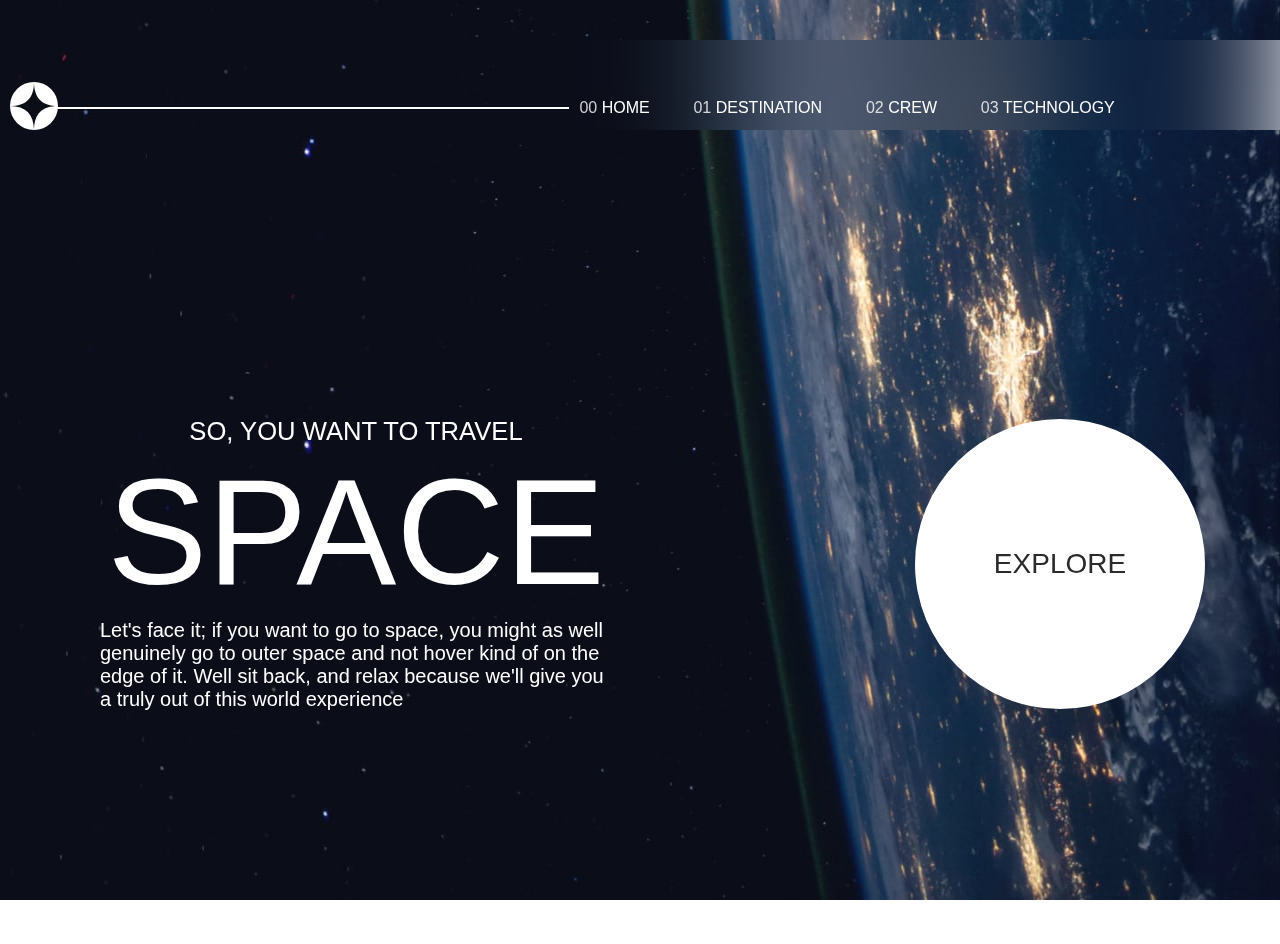
<file: index.html>
<!DOCTYPE html>
<html lang="en">
  <head>
    <meta charset="UTF-8" />
    <meta name="viewport" content="width=device-width, initial-scale=-1" />

    <link
      rel="icon"
      type="image/png"
      sizes="32x32"
      href="./assets/favicon-32x32.png"
    />


    <title>
     </title>

     <link href="NavStyles.css" rel="stylesheet" type="text/css" />
    <link href="Style.css" rel="stylesheet" type="text/css" />
    <script defer src="navbar.js"></script>

  </head>
  

  <body>
    
           <div class="head-section">
                <div class="logo-section"><img src="./assets/shared/logo.svg" /> </div>
                <div class="styled-line"> <!--styling  purpose--> </div>
                <div class="nav-elements"><span id="zero">00</span>  <a href="./index.html"> HOME </a></div>
                <div class="nav-elements"><span id="one">01</span>   <a href="./destination.html">DESTINATION</a> </div>
                <div class="nav-elements"><span id="two">02</span>   <a href="./crew.html">CREW</a> </div>
                <div class="nav-elements"><span id="three">03</span> <a href="./technology.html"> TECHNOLOGY </a> </div>

                <div class="toggles" >
                  <img src="./assets/shared/icon-hamburger.svg" alt="humberger" id="humberger"/>
                  <img src="./assets/shared/icon-close.svg" alt="close" id="close"/>
              </div>

           </div>
        
           <!--forMobile  Navigation-->

           <ul class="mobile-links" style="display: none;">
            <li><a href="./index.html">HOME</a></li>
            <li><a href="./destination.html">DESTINATION</a></li>
            <li><a href="./crew.html">CREW</a></li>
            <li><a href="./technology.html">TECHNOLOGY</a></li>
            <li><a href="#">CONTACT</a></li>
        </ul>
    

               <!--Let's face it; if you want to go to space,
               you might as well genuinely go to outer space and not hover kind of on the
               edge of it. Well sit back, and relax because we'll give you a truly out of
             this world experience!-->

<section class="body-section">
  <div class="description">
     <span id="firstText">SO, YOU WANT TO TRAVEL</span>
     <span id="space">SPACE</span>
     <span id="secondText">Let's face it; if you want to go to space,
       you might as well genuinely go to outer space and not hover kind of on the
       edge of it. Well sit back, and relax because we'll give you a truly out of
     this world experience</span>
  </div>
  <div class="explore">
    <div class="circle">EXPLORE</div>
  </div>   
</section>

    </body>
</html>
</file>
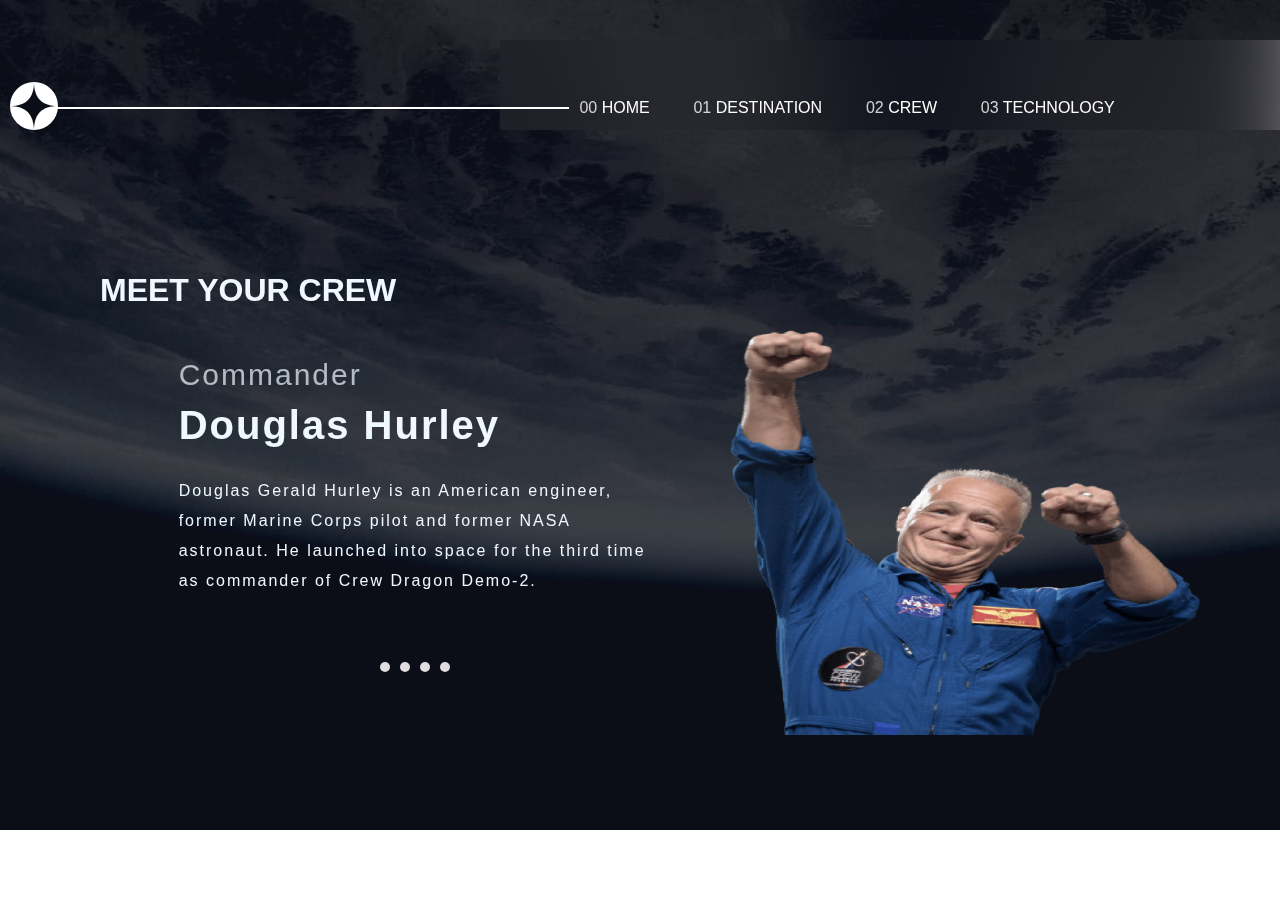
<file: crew.html>
<!DOCTYPE html>
<html lang="en">
<head>
  <meta charset="UTF-8">
  <meta name="viewport" content="width=device-width, initial-scale=1.0">

  <link rel="icon" type="image/png" sizes="32x32" href="./assets/favicon-32x32.png">
  <link href="NavStyles.css" rel="stylesheet" type="text/css" />
  <link href="Crew.css" rel="stylesheet" type="text/css" />

  <title>Frontend Mentor | Space tourism website</title>
  <script defer src="crew.js"></script>

<script defer src="navbar.js"></script>
</head>
<body>

  
  <div class="head-section">
    <div class="logo-section"><img src="./assets/shared/logo.svg" /> </div>
    <div class="styled-line"> <!--styling  purpose--> </div>
    <div class="nav-elements"><span id="zero">00</span>  <a href="./index.html"> HOME </a></div>
    <div class="nav-elements"><span id="one">01</span>   <a href="./destination.html">DESTINATION</a> </div>
    <div class="nav-elements"><span id="two">02</span>   <a href="./crew.html">CREW</a> </div>
    <div class="nav-elements"><span id="three">03</span> <a href="./technology.html"> TECHNOLOGY </a> </div>

    <div class="toggles" >
      <img src="./assets/shared/icon-hamburger.svg" alt="humberger" id="humberger"/>
      <img src="./assets/shared/icon-close.svg" alt="close" id="close"/>
  </div>

</div>

<!--forMobile  Navigation-->

<ul class="mobile-links" style="display: none;">
<li><a href="./index.html">HOME</a></li>
<li><a href="./destination.html">DESTINATION</a></li>
<li><a href="./crew.html">CREW</a></li>
<li><a href="./technology.html">TECHNOLOGY</a></li>
<li><a href="#">CONTACT</a></li>
</ul>

<!--Page Contents below-->
<h1> MEET YOUR CREW</h1>

<section>
  <div class="content">
    <div class="aboutCrew">
      <span id="crewTitle"> Commander  </span>
      <span id="crewName">  Douglas Hurley </span>
      <p id="crewDescription">
              Douglas Gerald Hurley is an American engineer, former Marine Corps pilot 
      and former NASA astronaut. He launched into space for the third time as 
      commander of Crew Dragon Demo-2.</p>
      <div class="dots">
        <span class="dot" onclick="firstCrew()">    </span>
        <span class="dot" onclick="secondCrew()">   </span>
        <span class="dot" onclick="thirdCrew()">    </span>
        <span class="dot" onclick="fourthCrew(4)">  </span>
      </div>
    </div>
    <div class="crewImage"><img src="./assets/crew/image-douglas-hurley.png" alt="Douglas Hurley" id="Image"/>
      </div>
  </div>
</section>

<!--
  00 Home
  01 Destination
  02 Crew
  03 Technology

  02 Meet your crew

  Commander
  Douglas Hurley

  Douglas Gerald Hurley is an American engineer, former Marine Corps pilot 
  and former NASA astronaut. He launched into space for the third time as 
  commander of Crew Dragon Demo-2. -->
</body>
</html>
</file>
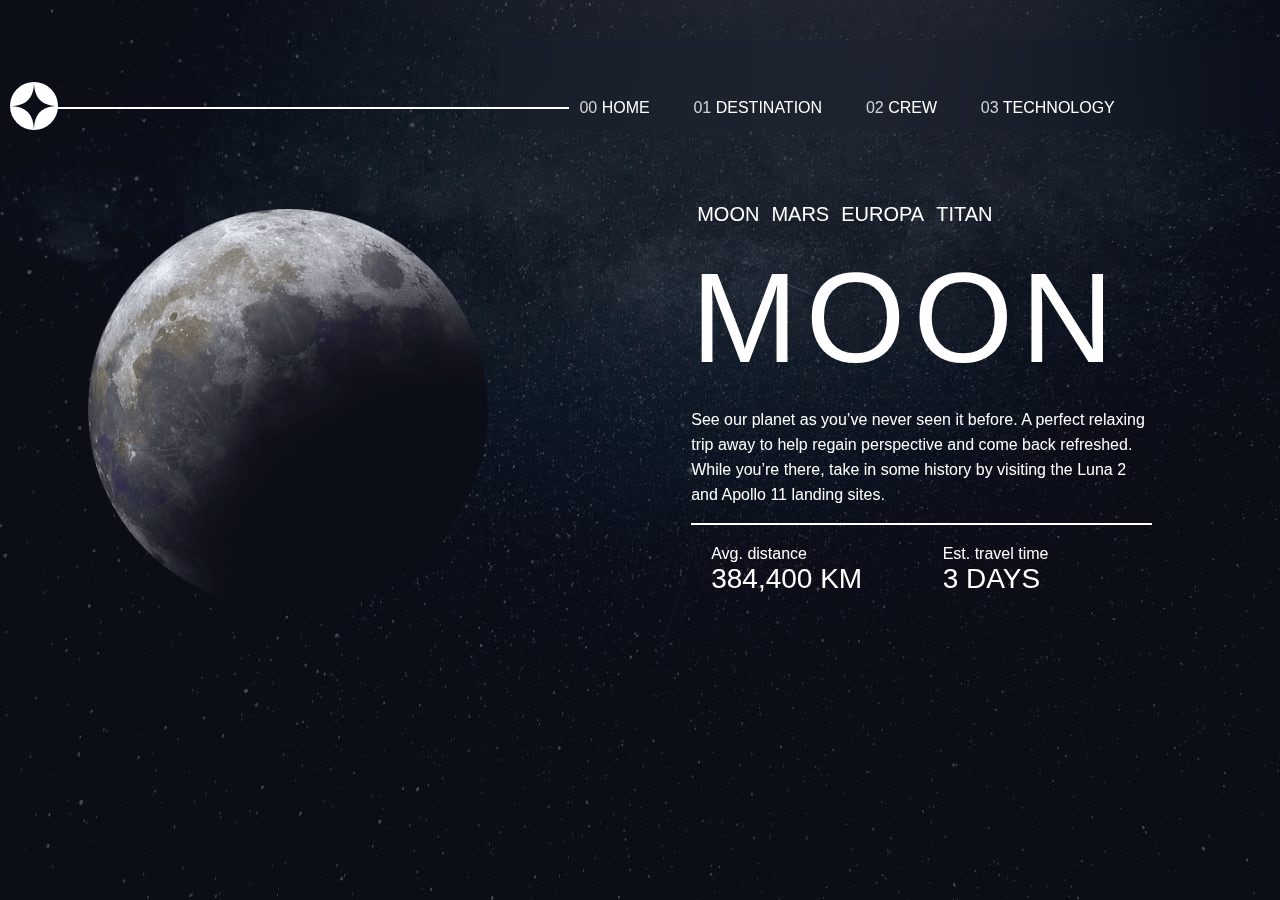
<file: destination.html>
<!DOCTYPE html>
<html lang="en">
<head>
  <meta charset="UTF-8">
  <meta name="viewport" content="width=device-width, initial-scale=-1">

  <link rel="icon" type="image/png" sizes="32x32" href="./assets/favicon-32x32.png">
  
  <title>Frontend Mentor | Space tourism website</title>
  
  <link href="NavStyles.css" rel="stylesheet" type="text/css" />
  <link href="Destination.css" rel="stylesheet" type="text/css" />

  <script src="destination.js"></script>
  <script defer src="navbar.js"></script>
</head>
<body>

  <div class="head-section">
    <div class="logo-section"><img src="./assets/shared/logo.svg" /> </div>
    <div class="styled-line"> <!--styling  purpose--> </div>
    <div class="nav-elements"><span id="zero">00</span>  <a href="./index.html"> HOME </a></div>
    <div class="nav-elements"><span id="one">01</span>   <a href="./destination.html">DESTINATION</a> </div>
    <div class="nav-elements"><span id="two">02</span>   <a href="./crew.html">CREW</a> </div>
    <div class="nav-elements"><span id="three">03</span> <a href="./technology.html"> TECHNOLOGY </a> </div>

    <div class="toggles" >
      <img src="./assets/shared/icon-hamburger.svg" alt="humberger" id="humberger"/>
      <img src="./assets/shared/icon-close.svg" alt="close" id="close"/>
  </div>

</div>

<!--forMobile  Navigation-->

<ul class="mobile-links" style="display: none;">
<li><a href="./index.html">HOME</a></li>
<li><a href="./destination.html">DESTINATION</a></li>
<li><a href="./crew.html">CREW</a></li>
<li><a href="./technology.html">TECHNOLOGY</a></li>
<li><a href="#">CONTACT</a></li>
</ul>

<!--Page Contents below-->

<section class="bodySection">
  <div class="imageContainer"> <img src="./assets/destination/image-moon.png" id="planet"/></div>
  <div class="imageDescription">
      <div class="planet-Navbar">
        <button onclick="moon()" id="moon">    MOON   </button>
        <button onclick="mars()" id="mars">    MARS   </button>
        <button onclick="europa()" id="europa">EUROPA </button>
        <button onclick="titan()" id="titan">  TITAN  </button> </div>

      <h id="planetTitle">MOON</h>
      <p id="planetDesc"> See our planet as you’ve never seen it before. A perfect relaxing trip away to help 
  regain perspective and come back refreshed. While you’re there, take in some history 
  by visiting the Luna 2 and Apollo 11 landing sites. </p>
        <div class="duration">
            <div class="distance"> 
              <div> Avg. distance</div>
              <span id="dst"> 384,400 KM</span>
            </div>
          <div class="time">
              <div> Est. travel time </div>
              <span id="tm"> 3 DAYS</span>
          </div>
  </div>

</section>
  <!--
  Moon

  See our planet as you’ve never seen it before. A perfect relaxing trip away to help 
  regain perspective and come back refreshed. While you’re there, take in some history 
  by visiting the Luna 2 and Apollo 11 landing sites.

  Avg. distance
  384,400 km

  Est. travel time
  3 days */-->
</body>
</html>
</file>
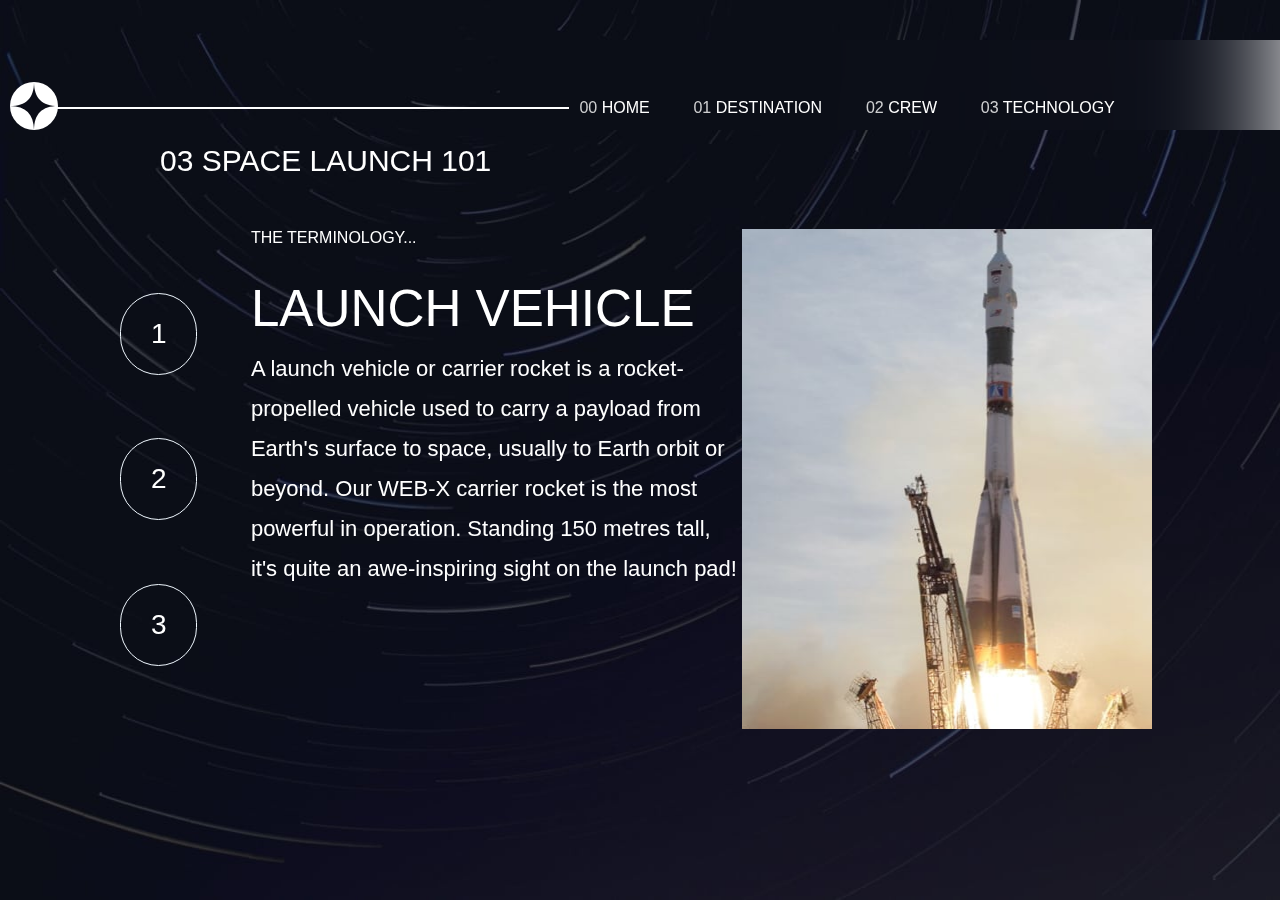
<file: technology.html>
<!DOCTYPE html>
<html lang="en">
<head>
  <meta charset="UTF-8">
  <meta name="viewport" content="width=device-width, initial-scale=1.0">

  <link rel="icon" type="image/png" sizes="32x32" href="./assets/favicon-32x32.png">
  
  <title>Frontend Mentor | Space tourism website</title>

  <link href="NavStyles.css" rel="stylesheet" type="text/css" />
  <link href="technology.css" rel="stylesheet" type="text/css" />
  <script defer src="technology.js"> </script>
  <script defer src="navbar.js"></script>
</head>

<body>
  <div class="head-section">
    <div class="logo-section"><img src="./assets/shared/logo.svg" /> </div>
    <div class="styled-line"> <!--styling  purpose--> </div>
    <div class="nav-elements"><span id="zero">00</span>  <a href="./index.html"> HOME </a></div>
    <div class="nav-elements"><span id="one">01</span>   <a href="./destination.html">DESTINATION</a> </div>
    <div class="nav-elements"><span id="two">02</span>   <a href="./crew.html">CREW</a> </div>
    <div class="nav-elements"><span id="three">03</span> <a href="./technology.html"> TECHNOLOGY </a> </div>

    <div class="toggles" >
      <img src="./assets/shared/icon-hamburger.svg" alt="humberger" id="humberger"/>
      <img src="./assets/shared/icon-close.svg" alt="close" id="close"/>
  </div>

</div>

<!--forMobile  Navigation-->

<ul class="mobile-links" style="display: none;">
<li><a href="./index.html">HOME</a></li>
<li><a href="./destination.html">DESTINATION</a></li>
<li><a href="./crew.html">CREW</a></li>
<li><a href="./technology.html">TECHNOLOGY</a></li>
<li><a href="#">CONTACT</a></li>
</ul>




<h><span>03</span> SPACE LAUNCH 101</h>

<section class="section">

  <div class="content">
        <div class="number-index">
          <span class="index" onclick="contentOne()">1</span>
          <span class="index" onclick="contentTwo()">2</span>
          <span class="index" onclick="contentThree()">3</span>
        </div>
        <div class="info">
          <div class="firstInfo">The terminology...</div>
          <div class="title" id="vehicleTitle">Launch vehicle</div>
          <div class="secondInfo" id="technologyDesc"> A launch vehicle or carrier rocket is a rocket-propelled vehicle used to carry a 
            payload from Earth's surface to space, usually to Earth orbit or beyond. Our 
            WEB-X carrier rocket is the most powerful in operation. Standing 150 metres tall, 
            it's quite an awe-inspiring sight on the launch pad! </div>
        </div>
  </div>
  <div class="imageContainer" id="image">
  <div id="rocketImage"></div>
  </div>

</section>

<!--
  00 Home
  01 Destination
  02 Crew
  03 Technology

  03 Space launch 101

  1
  2
  3

  The terminology...
  Launch vehicle

  A launch vehicle or carrier rocket is a rocket-propelled vehicle used to carry a 
  payload from Earth's surface to space, usually to Earth orbit or beyond. Our 
  WEB-X carrier rocket is the most powerful in operation. Standing 150 metres tall, 
  it's quite an awe-inspiring sight on the launch pad!     -->
</body>
</html>
</file>
<file: NavStyles.css>
body{
  overflow: hidden;
  margin: 0;
  padding: 0;
  font-family: 'Lucida Sans', 'Lucida Sans Regular', 'Lucida Grande', 'Lucida Sans Unicode', Geneva, Verdana, sans-serif;
  background-size: cover;
}

.toggles{
  display: none;
}

.head-section{
  display: grid;
  height: 8vh;
  margin-left: 10px;
  margin-top: 8vh;
  grid-template-columns: repeat(20,auto);
  align-items: center;
  gap: 10px;
}

.logo-section{
  grid-column-start: 1;
  grid-column-end: 2;
  position: absolute;
}

.styled-line{
  grid-column-start: 2;
  grid-column-end: 14;
  border-top: 2px solid white;
  margin-top: 0px;
  
}

.nav-elements{
  grid-column-start: 15/20;
  color: white;
  
}

.nav-elements> span{
  opacity: 80%;
}

.nav-elements a{
  text-decoration: none;
  color: white;
}
.humberger{
  display: none;
  grid-column: 19/20;
}


  .nav-elements::before {
    content: "";
    background: inherit;
    backdrop-filter: blur(30px);
    position: absolute;
    top: 40px;
    left: 500px;
    width: 999px;
    height: 90px;
    z-index: -1;
  }
  
  .nav-elements:hover {
    text-decoration: underline 2px;
    text-underline-offset: 270%;
}


 /* for Tablet view  design */
 @media (max-width: 960px) {

  body{
    background-repeat:no-repeat;
    background-size: 113vw 113vh;
  }

  .head-section{
    margin: 2px;
  }

  .styled-line{
    border: none;
  }
 
 .nav-elements{
  font-size: 16px;

 }    

.nav-elements> span{
display: none;
}

.nav-elements::before {
  content: "";
  background: inherit;
  background: hsla(240, 27%, 26%, 0.9);
  backdrop-filter: blur(10px);
  position: absolute;
  top: 0px;
  left: 90px;
  width: 100%;
  height: 70px;
  z-index: -2;
}
 }

 
  /* for mobile view*/
  @media (max-width: 540px) {

    body{
      background-repeat: no-repeat;
      background-size: 100vw 100vh;
    }

    .logo-section{
      margin-left: 20px;
      margin-top: 10px;
    }
   
    .nav-elements{
      display: none;
    }
    
    .toggles{
      display: block;
    }
    .humberger{
      display: block;
    }
  }

  
  @media (min-width:1600px) {
  
    body{
      padding-right: 100px;
      background-size: cover;
      position: absolute;
    }
  
    .nav-elements::before {
      content: "";
      background: inherit;
      background: hsla(240, 92%, 67%, 0.1);
      backdrop-filter: blur(10px);
      position: absolute;
      top: 40px;
      left: 0px;
      width: 100%;
      height: 70px;
      z-index: -2;
      position: absolute;
    }
    
  }



  /*Togglebar styles  */


/* Add new styles for mobile links */


@media (max-width: 540px) {
  .nav-elements {
      display: none;
  }

  .mobile-links {
      display: flex;
      text-decoration: none;
      padding: 0;
      flex-direction: column;
      position: absolute;
      top: 40px;
      right: 0;
      background-color: #afa7a7;
      width: 60%;
      height: 100%;
      text-align: center;
      z-index: 999;
  }

  .mobile-links li{
   margin-top: 50px;
   letter-spacing: 5px;
   list-style: none;
  }

.mobile-links a{
   text-decoration: none;
}

#close{
  display: none;
}

.toggles{
  margin-left: 230px;
}

#humberger{
  width: 30px;
}

}

@media (max-width: 380px) {

.toggles{
  margin-left: 170px;
  
}

}
@media (max-width: 340px) {

.toggles{
  margin-left: 120px;
  
}

}
</file>
<file: Style.css>
body{
  overflow: hidden;
  margin: 0;
  padding: 0;
  background: url('./assets/home/background-home-desktop.jpg');
  font-family: 'Lucida Sans', 'Lucida Sans Regular', 'Lucida Grande', 'Lucida Sans Unicode', Verdana, sans-serif;
  background-repeat: no-repeat;
  background-size: 100vw 100vh;

}

/* Middle section content Styles  */

.body-section{
  display: flex;
  height: 80vh;
  width: 100%;
  margin: 20px 100px;
  margin-top: 60px;
  color: white;
  flex-direction: row;
  align-items: center;
  justify-content: space-between;
}

.description{
  width: 40%;
  height: 100%;
  display: flex;
  align-items: center;
  justify-content: center;
  flex-direction: column;
  
}
.explore{
  width: 50%;
  display: flex;
  align-items: center;
  justify-content: space-evenly;
  font-size: 28px;
  color: rgb(43, 42, 42);
}

.circle{
  height: 290px;
  width:  290px;
  border-radius: 150px;
  background-color: white;
  text-align: center;
  display: flex;
  align-items: center;
  justify-content: center;

}

#firstText{
  font-size: 2vw;
}

#space{
  font-size: 150px;
}

#secondText{
  font-size: 20px;
}


 /* for Tablet view  design */
  @media (max-width: 960px) {

    
  body{
    background: url('./assets/home/background-home-tablet.jpg');
    background-repeat: no-repeat;
    background-size: 100vw 100vh;
  }
  
.body-section{
  height: 80vh;
  width: 80%;
  flex-direction: column;
}
.description{
  width: 70%;
}
.circle{
  height:280px;
  width: 280px;
}
#firstText{
  font-size: 4vw;
}

#secondText{
  text-align: center;
  line-height: 30px;
  letter-spacing: 3px;
}
  }

  /* for mobile view*/
  @media (max-width: 540px) {

    body{
      background: url('./assets/home/background-home-mobile.jpg');
      background-repeat: no-repeat;
      background-size: 100vw 100vh;  
    }

   .body-section{
    height: 70vh;
    width: 60%;
    padding-left: 10px;
    justify-content: center;
   }
   
   .description{
    width: 130%;
    margin-right: 70px;
    height: 50%;
   }
   #space{
    font-size: 80px;
   }

   #secondText{
    text-align: center;
    line-height: 20px;
    letter-spacing: 1px;
    font-size: 14px;
  }

   .explore{
    width: 100%;
    margin-right: 70px;
   }

   .circle{
    height: 150px;
    width: 150px;
   }

  }
</file>
<file: Crew.css>
body{
    background: url('./assets/crew/background-crew-desktop.jpg');
    background-repeat: no-repeat;
    background-size: cover;
    color: aliceblue;
}

h1{
    margin-top: 10%;
    margin-left: 100px;
}

section{
margin-left: 100px;
height: 500px;
}


.content{
    display: flex;
    flex-direction: row;
    height: 450px;
    justify-content: space-evenly;
}

.aboutCrew{
    display: flex;
    width: 40%;
    height: auto;
    align-content: stretch;
    justify-content: start;
    flex-direction: column;
    margin-top: 30px;
    gap: 20px;
    letter-spacing: 2px;
    line-height: 30px;
}

#crewTitle{
    font-size: 30px;
    opacity: 70%;
    
}
#crewName{
    font-size: 40px;
    font-weight: bold;
}

#crewDescription{
    height: 150px;
    
}

.crewImage{
  width: 40%; /* Set the width and height for your square */
  height: 90%;
  display: flex;
  justify-content: center;
  align-items: center;
}
#Image {
    width: 100%;
    height: 100%;
    background-size: contain; /* Maintain the original aspect ratio */
    background-position: center; /* Center the image */
    background-repeat: no-repeat;

  }

  .dots{
    display: flex;
    justify-content: center;
    width:100%;
  
  }


  
.dot {
    width: 10px;
    height: 10px;
    background-color: rgb(248, 245, 245);
    opacity: 90%;
    border-radius: 50%;
    display: inline-block;
    margin: 0 5px;
    cursor: pointer;
  }

  
  /* Tablet  View */


@media (max-width: 960px) {
    body{
        overflow-y: scroll;
        background: url('./assets/crew/background-crew-tablet.jpg');
        background-repeat: no-repeat;
        background-size: 100vw 190vh;
    }

    section{
        margin-top: 250px;
    }
    .content{
        margin-top: 150px;
        flex-direction: column;
        height: 1050px;
        width: 100%;
        justify-content: space-evenly;
        align-items: center;
    }

    .aboutCrew{
        font-size: 5vw;
        line-height: 5vh;
        width: 90%;
        height: 450px;
    }

    .aboutCrew{
        height: 700px;
    }

#crewDescription{
    height: 100%;
    width: 100%;
}

    .dots{
        margin-top: 10px;
    }
    .crewImage{
        margin-top: 260px;
        height: 600px;
        width: 600px;
    }    

    }

@media (max-width: 540px) {
    body{
    background: url(/starter-code/assets/crew/background-crew-mobile.jpg);
    background-repeat: no-repeat;
    background-size: 100vw 155vh;
}

h1{
    font-size: 20px;
    margin-left: 50px;
}
section{
    margin-left: 10px;
    margin-top: 100px;
}

.content{
    margin-top: -50px;
    height: 850px;
}

.aboutCrew{
    font-size: 20px;
}


#crewName{
    font-size: 36px;
}
.dots{
    margin-top: 12vh;
}

.crewImage{
    margin-top: -60px;
    height: 360px;
    width: 360px;
}

}
@media (max-width: 390px){
    body{
        background: url('./assets/crew/background-crew-mobile.jpg');
        background-repeat: no-repeat;
        background-size: 100vw 170vh;
    }

    

}
</file>
<file: Destination.css>
body{
    background: url('./assets/destination/background-destination-desktop.jpg');
}

.bodySection{
    color: white;
    margin-top: 40px;
    margin-right: 40px;
    height: 450px;
    width: 90%;
    display: flex;
    justify-content: space-between;
}

.imageContainer{
    height: 100%;
    width: 50%;
    display: flex;
    align-items: center;
    justify-content: center;
}

#planet{
    height: 400px;
    width: 400px;
}

.imageDescription{
    height: 100%;
    width: 40%;
    display: flex;
    flex-direction: column;
    align-items: left;

}

.planet-Navbar{

    display: flex;
    justify-content: first baseline;
}

.planet-Navbar button{
    height: 60px;
    width: min-content;
    font-size: 20px;
    color: white;
    background: none;
    border: none;
    text-decoration: none;
}

.planet-Navbar button:hover{
    text-decoration:underline white;
    text-underline-offset: 40%;

}

#planetTitle{
font-size: 10vw;
letter-spacing: 8px;
}

#planetDesc{
    line-height: 25px;
}
.duration{
    display: flex;
    flex-direction: row;
    border-top: 2px solid;
    padding: 20px;
    justify-content: space-between;
}

.distance{
    width: 45%;
    display: flex;
    flex-direction: column;
}

.time{
    display: flex;
    flex-direction: column;
    width: 45%;
}

#dst{
    font-size: 28px;
}
#tm{
    font-size: 28px;
}


/* Define the keyframes for the rotation animation */
@keyframes rotatePlanet {
    from {
      transform: rotate(0deg);
    }
    to {
      transform: rotate(360deg);
    }
  }
  
  /* Apply the animation to the element with ID "planet" */
  #planet {
    animation: rotatePlanet 10s linear infinite; /* Adjust the duration and other properties as needed */
  }
  


/* Tablet Design View */
@media (max-width: 960px) {
body{
    background: url('./assets/destination/background-destination-tablet.jpg');
    overflow-y: scroll;
    background-size: cover;
}
.bodySection{
    flex-direction: column;
    height: 120vh;
    width: 100%;
    align-items: center;
}
.imageContainer{
height: 50%;
width: 90%;
}


#planet{
    height: 350px;
    width: 350px;
}

.imageDescription{
    height: 60%;
    width: 80%;
    font-size: 22px;
    letter-spacing: 2px;
    line-height: 150px;
}

.duration{
    flex-direction: column;
    align-items: center;
    height: 300px;
    line-height: 80px;

}

.distance{
    align-items: center;
    width: 100%;

}

.time{
    align-items: center;
    width: 100%;
}


#dst{
    font-size: 8vw;
}
#tm{
    font-size: 8vw;
}


}



@media (max-width: 540px) {
body{
    background: url('./assets/destination/background-destination-tablet.jpg');
}

.bodySection{
    margin-right: 20px;
}

#planet{
    height: 300px;
    width:  300px;
}
.duration{
    height: 150px;
    line-height: 30px;
}


}
</file>
<file: technology.css>
body{
    background: url('./assets/technology/background-technology-desktop.jpg');
    background-repeat: no-repeat;
    background-size: 100vw 100vh;
    color: white;
}
h{
    font-size: 30px;
    margin-left: 160px;
    margin-top: 100px;
}

.section{
    margin-top: 4%;
    height: 500px;
    width: 80%;
    display: flex;
    flex-direction: row;
    margin-left: 10%;
}

.content{
    height: 500px;
    width: 60%;
    display: flex;
    flex-direction: row;
    justify-content: space-between;
}

.number-index{

    height: 500px;
    width: 10%;
    display: flex;
    justify-content: space-evenly;
    flex-direction: column;
    align-items: center;
}
.index{
    height: 80px;
    width: 75px;
    border-radius: 150px;
    border: 1px solid aliceblue;
    color: white;
    display: flex;
    align-items: center;
    justify-content: center;
    font-size: 28px;
}

.index:hover{
color: black;
font-size: 30px;
background-color: whitesmoke;
transition: 300ms linear;
}

.info{
    height: 500px;
    width: 80%;
    gap: 10px;
}

.firstInfo{
    height: 50px;
    text-transform: uppercase;
    font-size: 2;
}
.title{
    text-transform: uppercase;
    height: 70px;
    font-size: 4vw;
}
.secondInfo{
    height: 300px;
    font-size: 22px;
    line-height: 40px;
}

.imageContainer{
    height: 500px;
    width: 40%;
    background: url('./assets/technology/image-launch-vehicle-portrait.jpg');
}

#vehicleImg{
    height: 100%;
}




@media (max-width: 960px) {
    
    body{
        background: url('./assets/technology/background-technology-tablet.jpg');
        background-repeat: no-repeat;
        background-size: 100vw 130vh;
        overflow-y: scroll;
    }

    .section{
        height: 100%;
        flex-direction: column-reverse;
        gap: 50px;
    }

    .content{
        width: 100%;
    }

    .secondInfo{
        line-height: 35px;
        font-size: 30px;
    }

    .imageContainer{
        background: url('./assets/technology/image-launch-vehicle-landscape.jpg') center center no-repeat;
        overflow: hidden;
        background-size: cover;
        width: 100%;
        height: 300px;
        }

        
.imgContainer img {
    max-width: 100%; /* Set the maximum width to 100% to scale down the image width */
    height: auto; /* Maintain the image's aspect ratio */
}

}




@media (max-width: 540px) {
    body{
    background: url('./assets/technology/background-technology-mobile.jpg');
    background-repeat: no-repeat;
    background-size: 100vw 200vh;
}
h{
    font-size: 22px;
    margin-left: 0;
    height: 50px;
    width: 800px;

}

.section{
    margin-top: 70px;
    width: 85%;
}

.number-index{
    height: 400px;
    margin-top: 80px;
}

.index{
    font-size: 20px;
    height: 45px;
    width: 40px;
}

.title{
    font-size: 7vw;
}

.secondInfo{
    font-size: 20px;
    line-height: 26px;
}

}
</file>
